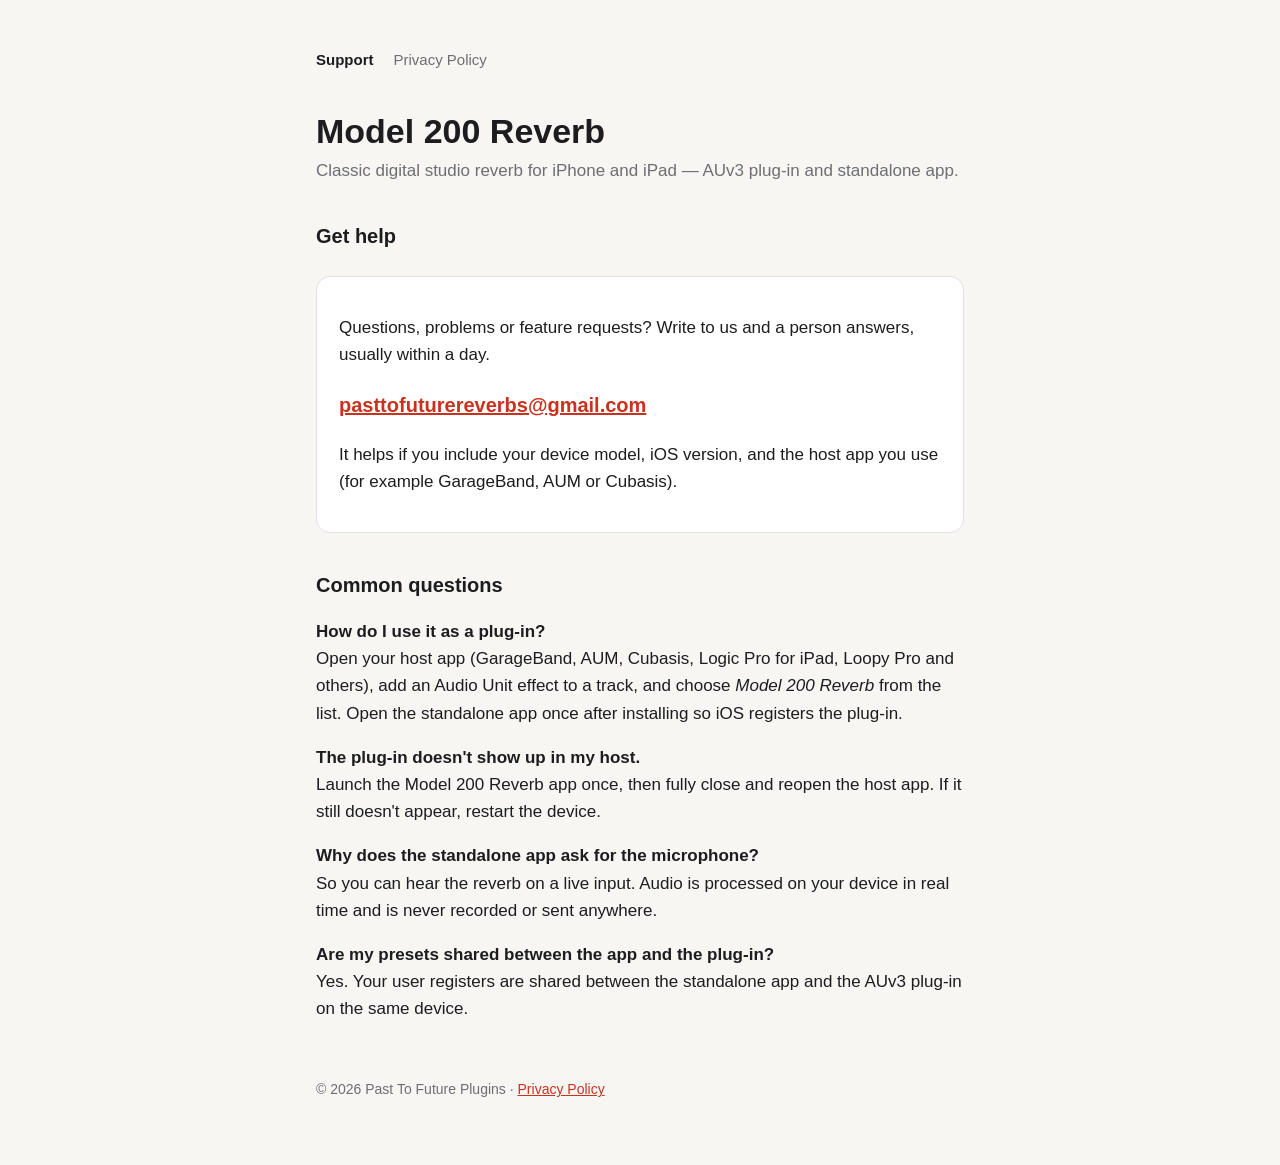
<file: index.html>
<!doctype html>
<html lang="en">
<head>
<meta charset="utf-8">
<meta name="viewport" content="width=device-width, initial-scale=1">
<title>Model 200 Reverb – Support</title>
<link rel="stylesheet" href="style.css">
</head>
<body>
<main>
<nav><a href="./" aria-current="page">Support</a><a href="privacy.html">Privacy Policy</a></nav>
<h1>Model 200 Reverb</h1>
<p class="sub">Classic digital studio reverb for iPhone and iPad &mdash; AUv3 plug-in and standalone app.</p>

<h2>Get help</h2>
<div class="card">
<p>Questions, problems or feature requests? Write to us and a person answers, usually within a day.</p>
<p class="mail"><a href="mailto:pasttofuturereverbs@gmail.com?subject=Model%20200%20Reverb%20support">pasttofuturereverbs@gmail.com</a></p>
<p>It helps if you include your device model, iOS version, and the host app you use (for example GarageBand, AUM or Cubasis).</p>
</div>

<h2>Common questions</h2>
<p><strong>How do I use it as a plug-in?</strong><br>
Open your host app (GarageBand, AUM, Cubasis, Logic Pro for iPad, Loopy Pro and others), add an Audio Unit effect to a track, and choose <em>Model 200 Reverb</em> from the list. Open the standalone app once after installing so iOS registers the plug-in.</p>
<p><strong>The plug-in doesn't show up in my host.</strong><br>
Launch the Model 200 Reverb app once, then fully close and reopen the host app. If it still doesn't appear, restart the device.</p>
<p><strong>Why does the standalone app ask for the microphone?</strong><br>
So you can hear the reverb on a live input. Audio is processed on your device in real time and is never recorded or sent anywhere.</p>
<p><strong>Are my presets shared between the app and the plug-in?</strong><br>
Yes. Your user registers are shared between the standalone app and the AUv3 plug-in on the same device.</p>

<footer>&copy; 2026 Past To Future Plugins &middot; <a href="privacy.html">Privacy Policy</a></footer>
</main>
</body>
</html>
</file>
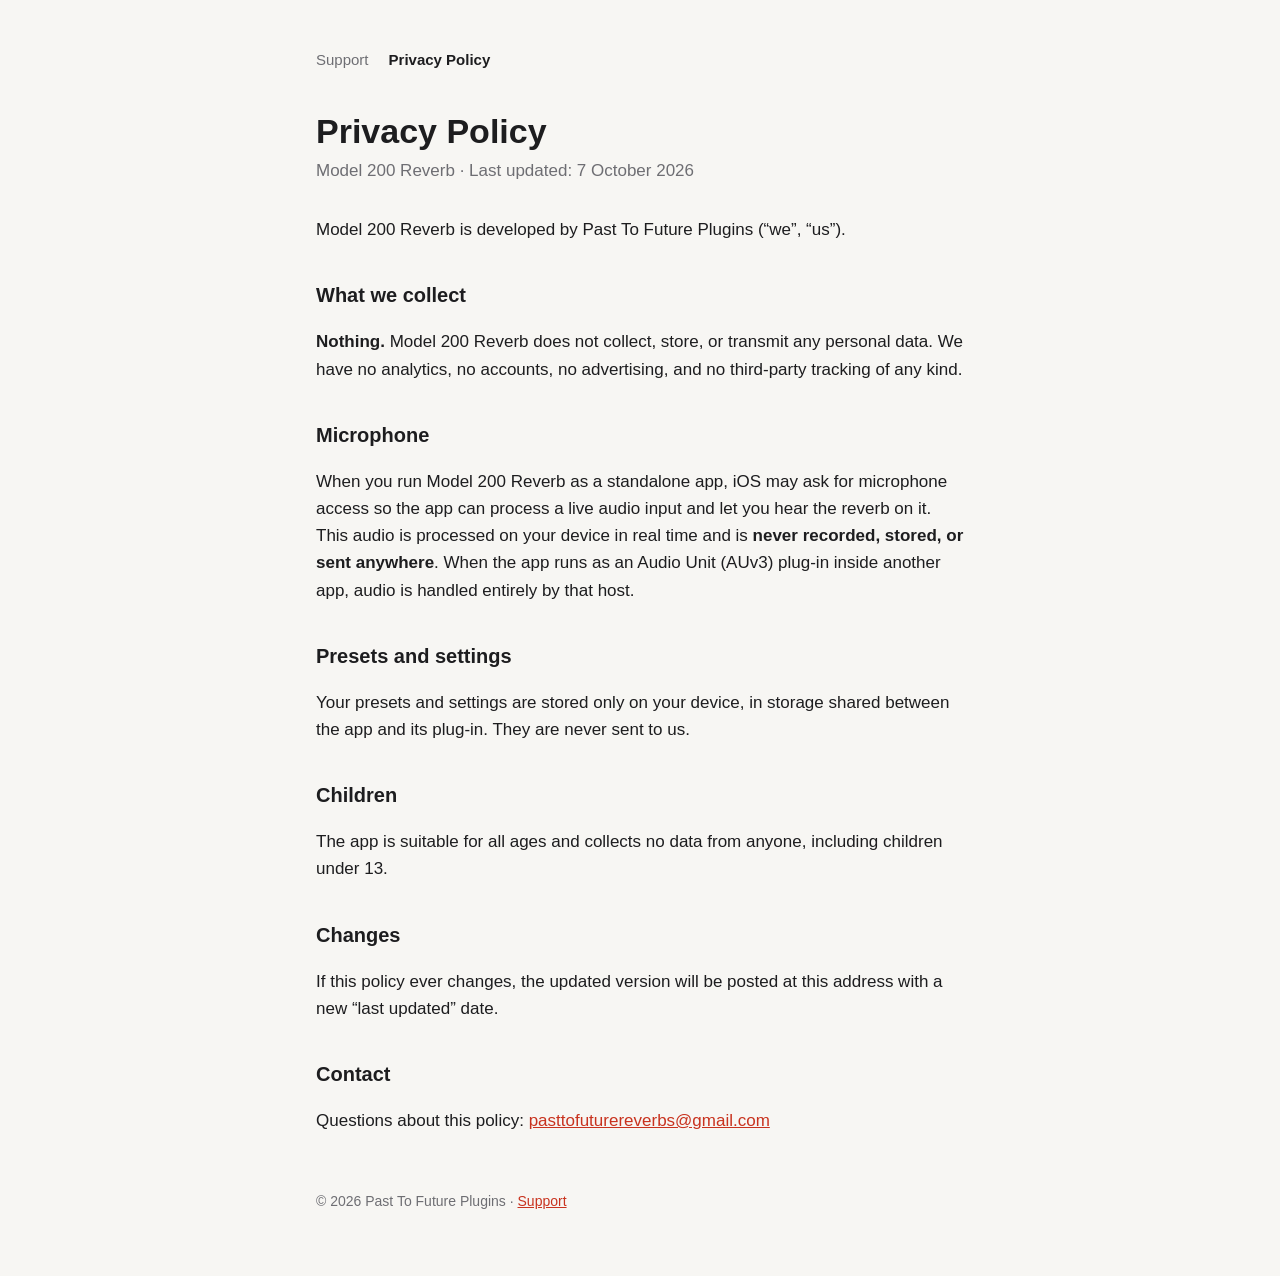
<file: privacy.html>
<!doctype html>
<html lang="en">
<head>
<meta charset="utf-8">
<meta name="viewport" content="width=device-width, initial-scale=1">
<title>Model 200 Reverb – Privacy Policy</title>
<link rel="stylesheet" href="style.css">
</head>
<body>
<main>
<nav><a href="./">Support</a><a href="privacy.html" aria-current="page">Privacy Policy</a></nav>
<h1>Privacy Policy</h1>
<p class="sub">Model 200 Reverb &middot; Last updated: 7 October 2026</p>

<p>Model 200 Reverb is developed by Past To Future Plugins (&ldquo;we&rdquo;, &ldquo;us&rdquo;).</p>

<h2>What we collect</h2>
<p><strong>Nothing.</strong> Model 200 Reverb does not collect, store, or transmit any personal data. We have no analytics, no accounts, no advertising, and no third-party tracking of any kind.</p>

<h2>Microphone</h2>
<p>When you run Model 200 Reverb as a standalone app, iOS may ask for microphone access so the app can process a live audio input and let you hear the reverb on it. This audio is processed on your device in real time and is <strong>never recorded, stored, or sent anywhere</strong>. When the app runs as an Audio Unit (AUv3) plug-in inside another app, audio is handled entirely by that host.</p>

<h2>Presets and settings</h2>
<p>Your presets and settings are stored only on your device, in storage shared between the app and its plug-in. They are never sent to us.</p>

<h2>Children</h2>
<p>The app is suitable for all ages and collects no data from anyone, including children under 13.</p>

<h2>Changes</h2>
<p>If this policy ever changes, the updated version will be posted at this address with a new &ldquo;last updated&rdquo; date.</p>

<h2>Contact</h2>
<p>Questions about this policy: <a href="mailto:pasttofuturereverbs@gmail.com">pasttofuturereverbs@gmail.com</a></p>

<footer>&copy; 2026 Past To Future Plugins &middot; <a href="./">Support</a></footer>
</main>
</body>
</html>
</file>
<file: style.css>
:root{--bg:#f7f6f3;--fg:#1d1d1f;--muted:#6e6e73;--accent:#c8321e;--card:#fff;--line:#e3e1dc}
@media (prefers-color-scheme:dark){:root{--bg:#141414;--fg:#f2f2f2;--muted:#a1a1a6;--accent:#ff5a3c;--card:#1e1e1e;--line:#333}}
*{box-sizing:border-box}
body{margin:0;background:var(--bg);color:var(--fg);font:17px/1.6 -apple-system,BlinkMacSystemFont,"Helvetica Neue",Helvetica,Arial,sans-serif}
main{max-width:680px;margin:0 auto;padding:48px 16px 64px}
nav{display:flex;gap:20px;margin-bottom:40px;font-size:15px}
nav a{color:var(--muted);text-decoration:none}nav a[aria-current]{color:var(--fg);font-weight:600}
h1{font-size:34px;line-height:1.15;margin:0 0 6px}
.sub{color:var(--muted);margin:0 0 32px}
h2{font-size:20px;margin:36px 0 8px}
a{color:var(--accent)}
.card{background:var(--card);border:1px solid var(--line);border-radius:14px;padding:20px 22px;margin:24px 0}
.mail{font-size:20px;font-weight:600;word-break:break-all}
footer{margin-top:56px;color:var(--muted);font-size:14px}
</file>
